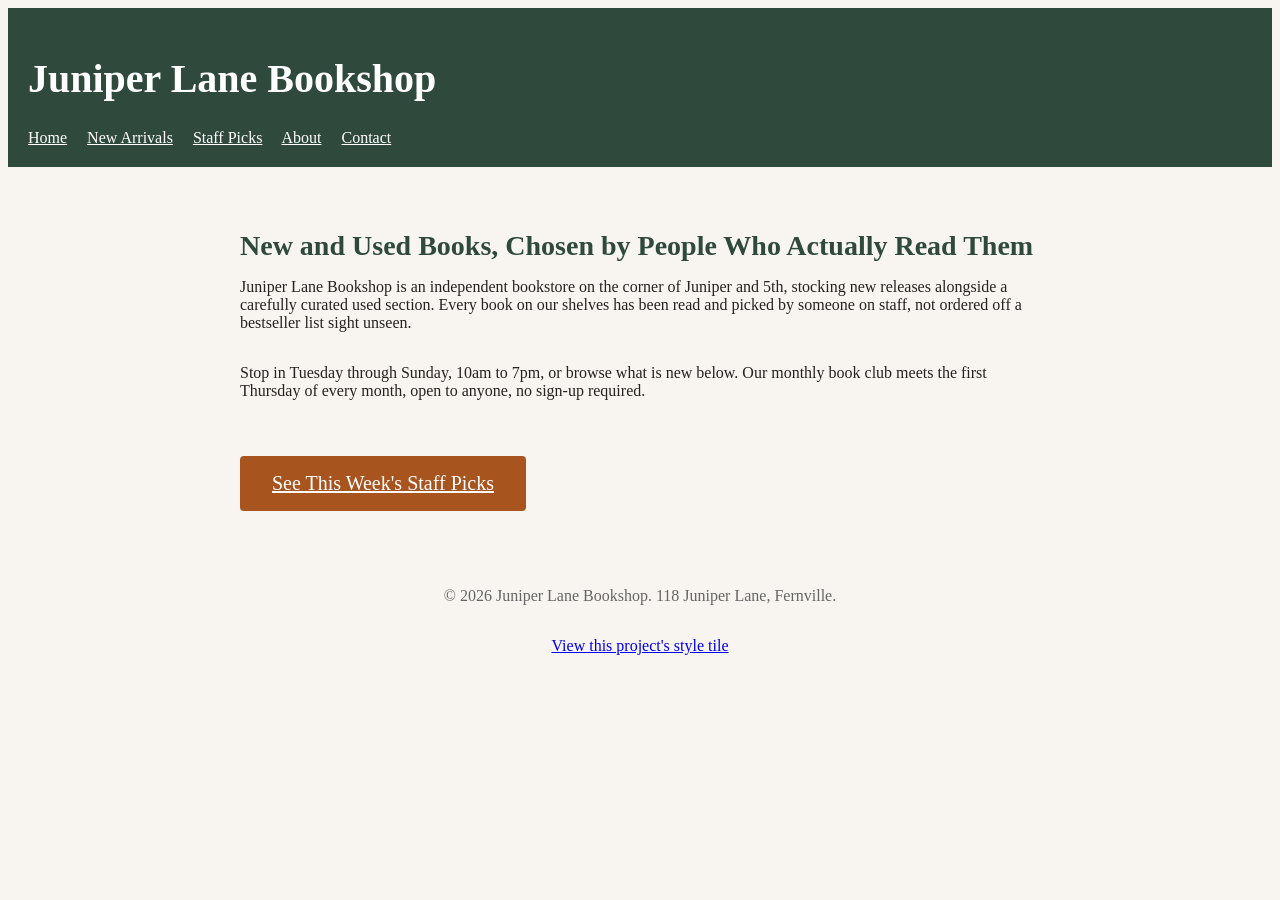
<file: index.html>
<!DOCTYPE html>
<html lang="en">
<head>
  <meta charset="UTF-8">
  <title>Juniper Lane Bookshop</title>
  <link rel="stylesheet" href="css/style.css">
</head>
<body>

  <header>
    <h1>Juniper Lane Bookshop</h1>
    <nav>
      <a href="index.html">Home</a>
      <a href="new-arrivals.html">New Arrivals</a>
      <a href="staff-picks.html">Staff Picks</a>
      <a href="about.html">About</a>
      <a href="contact.html">Contact</a>
    </nav>
  </header>

  <main>
    <h2>New and Used Books, Chosen by People Who Actually Read Them</h2>
    <p>Juniper Lane Bookshop is an independent bookstore on the corner of Juniper and 5th, stocking new releases alongside a carefully curated used section. Every book on our shelves has been read and picked by someone on staff, not ordered off a bestseller list sight unseen.</p>
    <p>Stop in Tuesday through Sunday, 10am to 7pm, or browse what is new below. Our monthly book club meets the first Thursday of every month, open to anyone, no sign-up required.</p>
    <a href="staff-picks.html" class="cta">See This Week's Staff Picks</a>
  </main>

  <footer>
    <p>&copy; 2026 Juniper Lane Bookshop. 118 Juniper Lane, Fernville.</p>
    <p><a href="style-tile.html">View this project's style tile</a></p>
  </footer>

</body>
</html>
</file>
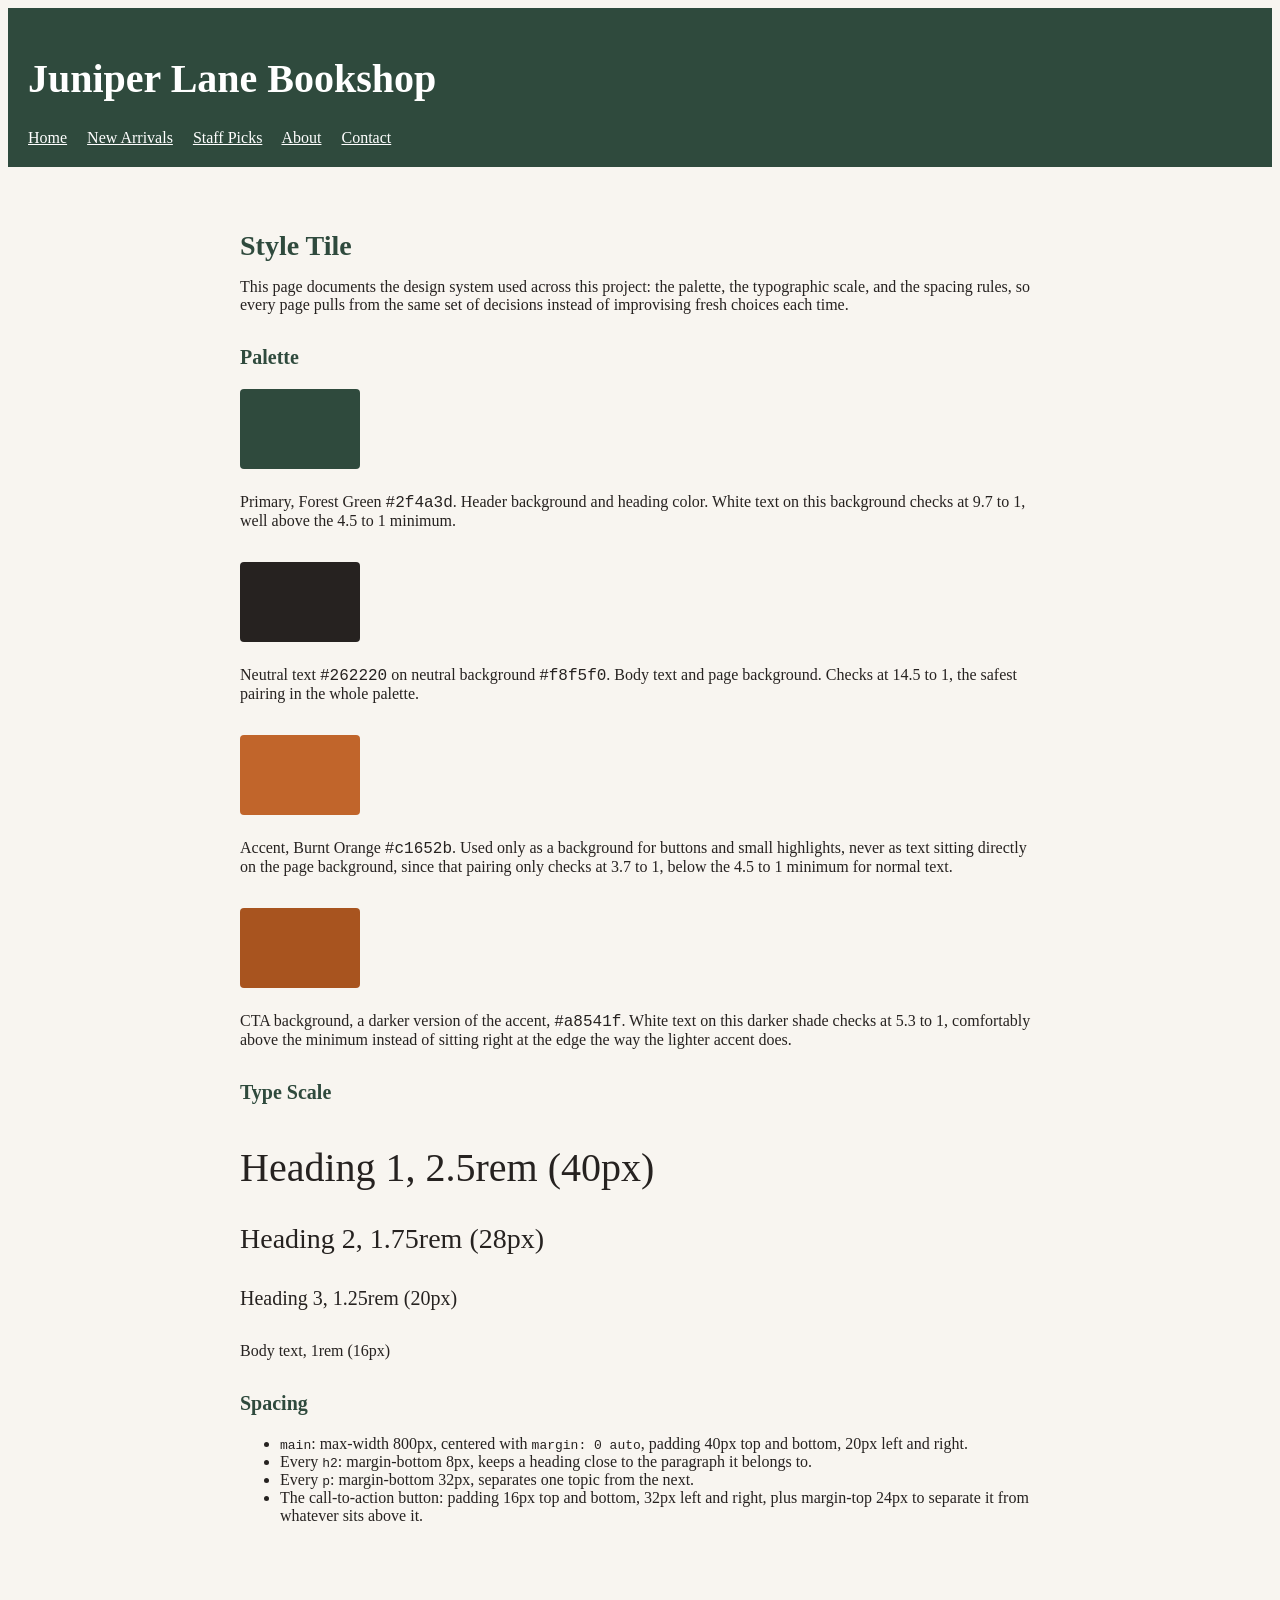
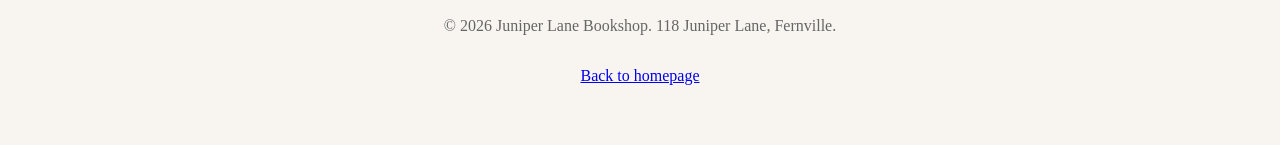
<file: style-tile.html>
<!DOCTYPE html>
<html lang="en">
<head>
  <meta charset="UTF-8">
  <title>Juniper Lane Bookshop - Style Tile</title>
  <link rel="stylesheet" href="css/style.css">
</head>
<body>

  <header>
    <h1>Juniper Lane Bookshop</h1>
    <nav>
      <a href="index.html">Home</a>
      <a href="new-arrivals.html">New Arrivals</a>
      <a href="staff-picks.html">Staff Picks</a>
      <a href="about.html">About</a>
      <a href="contact.html">Contact</a>
    </nav>
  </header>

  <main>
    <h2>Style Tile</h2>
    <p>This page documents the design system used across this project: the palette, the typographic scale, and the spacing rules, so every page pulls from the same set of decisions instead of improvising fresh choices each time.</p>

    <h3>Palette</h3>
    <div class="swatch swatch-primary"></div>
    <p>Primary, Forest Green <code>#2f4a3d</code>. Header background and heading color. White text on this background checks at 9.7 to 1, well above the 4.5 to 1 minimum.</p>

    <div class="swatch swatch-neutral"></div>
    <p>Neutral text <code>#262220</code> on neutral background <code>#f8f5f0</code>. Body text and page background. Checks at 14.5 to 1, the safest pairing in the whole palette.</p>

    <div class="swatch swatch-accent"></div>
    <p>Accent, Burnt Orange <code>#c1652b</code>. Used only as a background for buttons and small highlights, never as text sitting directly on the page background, since that pairing only checks at 3.7 to 1, below the 4.5 to 1 minimum for normal text.</p>

    <div class="swatch swatch-cta"></div>
    <p>CTA background, a darker version of the accent, <code>#a8541f</code>. White text on this darker shade checks at 5.3 to 1, comfortably above the minimum instead of sitting right at the edge the way the lighter accent does.</p>

    <h3>Type Scale</h3>
    <p class="type-sample-h1">Heading 1, 2.5rem (40px)</p>
    <p class="type-sample-h2">Heading 2, 1.75rem (28px)</p>
    <p class="type-sample-h3">Heading 3, 1.25rem (20px)</p>
    <p class="type-sample-body">Body text, 1rem (16px)</p>

    <h3>Spacing</h3>
    <ul>
      <li><code>main</code>: max-width 800px, centered with <code>margin: 0 auto</code>, padding 40px top and bottom, 20px left and right.</li>
      <li>Every <code>h2</code>: margin-bottom 8px, keeps a heading close to the paragraph it belongs to.</li>
      <li>Every <code>p</code>: margin-bottom 32px, separates one topic from the next.</li>
      <li>The call-to-action button: padding 16px top and bottom, 32px left and right, plus margin-top 24px to separate it from whatever sits above it.</li>
    </ul>
  </main>

  <footer>
    <p>&copy; 2026 Juniper Lane Bookshop. 118 Juniper Lane, Fernville.</p>
    <p><a href="index.html">Back to homepage</a></p>
  </footer>

</body>
</html>
</file>
<file: css/style.css>
body {
  font-family: Georgia, serif;
  color: #262220;
  background-color: #f8f5f0;
}

header {
  background-color: #2f4a3d;
  color: #ffffff;
  padding: 20px;
}

header nav a {
  color: #ffffff;
  margin-right: 16px;
}


h1 {
  font-size: 2.5rem;
}

h2 {
  font-size: 1.75rem;
  color: #2f4a3d;
}

h3 {
  font-size: 1.25rem;
  color: #2f4a3d;
}


main {
  max-width: 800px;
  margin: 0 auto;
  padding: 40px 20px;
}

h2 {
  margin-bottom: 8px;
}

p {
  margin-bottom: 32px;
}


footer {
  text-align: center;
  font-size: 0.875rem;
  color: #666666;
  padding: 20px;
}

p {
  font-size: 1rem;
}


.cta {
  display: inline-block;
  background-color: #a8541f;
  color: #ffffff;
  font-size: 1.25rem;
  padding: 16px 32px;
  border-radius: 4px;
  margin-top: 24px;
}


.swatch {
  display: inline-block;
  width: 120px;
  height: 80px;
  margin-bottom: 8px;
  border-radius: 4px;
  vertical-align: top;
}

.swatch-primary { background-color: #2f4a3d; }
.swatch-neutral { background-color: #262220; }
.swatch-accent { background-color: #c1652b; }
.swatch-cta { background-color: #a8541f; }

.type-sample-h1 { font-size: 2.5rem; }
.type-sample-h2 { font-size: 1.75rem; }
.type-sample-h3 { font-size: 1.25rem; }
.type-sample-body { font-size: 1rem; }
</file>
